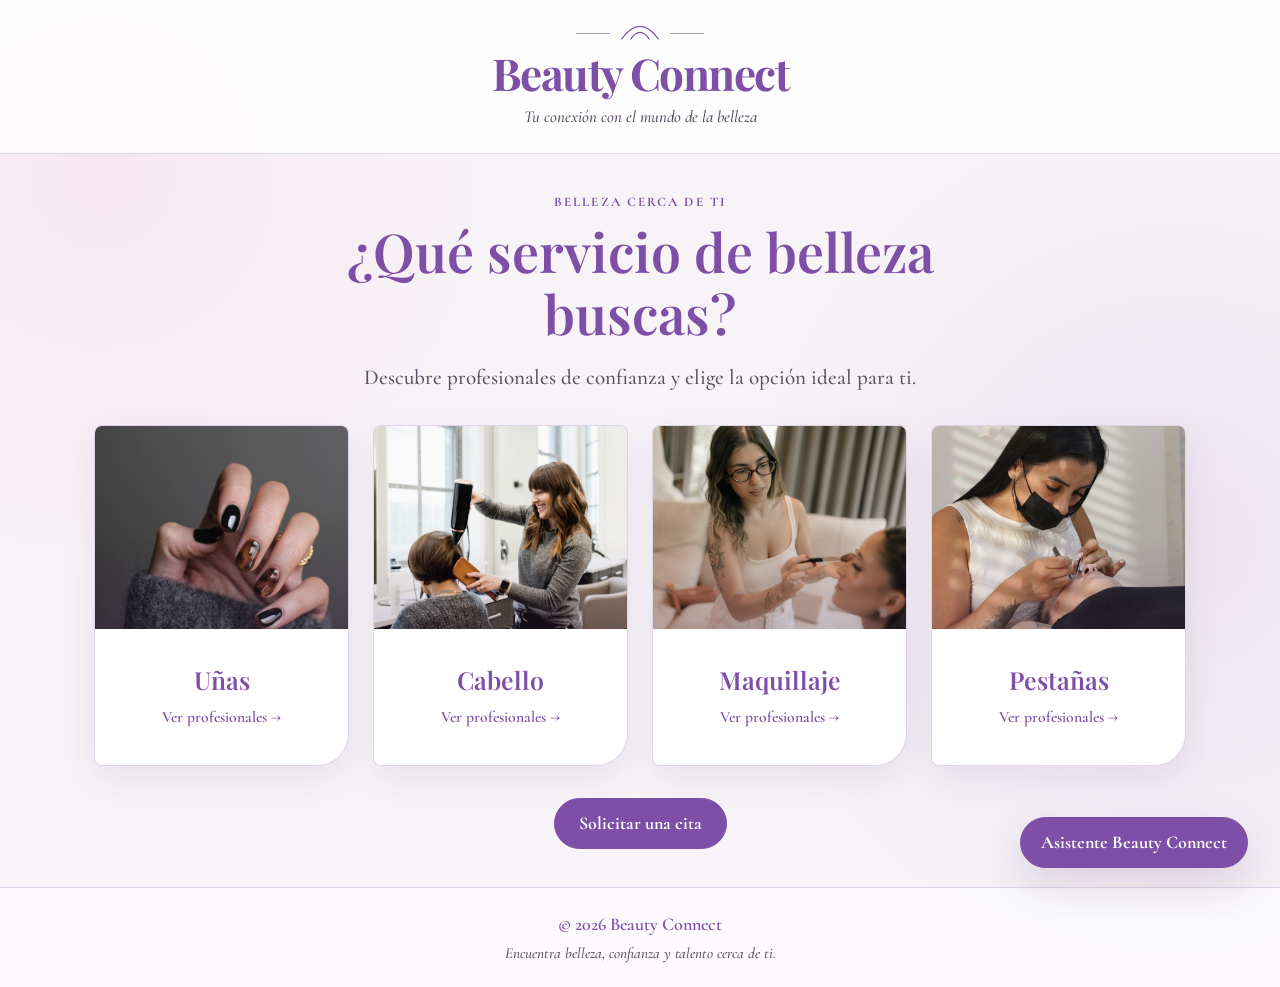
<file: index.html>
<!DOCTYPE html>
<html lang="es">
<head>
    <meta charset="UTF-8">
    <meta name="viewport" content="width=device-width, initial-scale=1.0">
    <title>Beauty Connect — Encuentra profesionales de belleza</title>
    <link rel="icon" type="image/svg+xml" href="assets/images/favicon.svg">

    <link rel="preconnect" href="https://fonts.googleapis.com">
    <link rel="preconnect" href="https://fonts.gstatic.com" crossorigin>
    <link href="https://fonts.googleapis.com/css2?family=Cormorant:ital,wght@0,400;0,500;0,600;0,700;1,500&family=Playfair+Display:wght@600;700&display=swap" rel="stylesheet">
    <link href="https://cdn.jsdelivr.net/npm/bootstrap@5.3.8/dist/css/bootstrap.min.css" rel="stylesheet">
    <link rel="stylesheet" href="style.css">
    <script src="script.js" defer></script>
</head>
<body class="home-page">
    <div class="main-wrapper">
        <header class="site-header">
            <div class="container header-content text-center">
                <div class="brand-mark" aria-hidden="true">
                    <span></span>
                    <svg viewBox="0 0 48 22" focusable="false">
                        <path d="M2 18C10 7 17 3 24 3s14 4 22 15" />
                        <path d="M13 18c4-6 7-8 11-8s7 2 11 8" />
                    </svg>
                    <span></span>
                </div>
                <h1 class="logo mb-1">Beauty Connect</h1>
                <p class="tagline mb-0">Tu conexión con el mundo de la belleza</p>
            </div>
        </header>

        <main id="main-content" class="container app-main">
            <section id="category-view" class="view" aria-labelledby="category-heading">
                <div class="intro text-center mx-auto">
                    <p class="eyebrow mb-2">Belleza cerca de ti</p>
                    <h2 id="category-heading" class="question mb-3" tabindex="-1">¿Qué servicio de belleza buscas?</h2>
                    <p class="intro-copy mb-0">Descubre profesionales de confianza y elige la opción ideal para ti.</p>
                </div>

                <div class="row g-4 justify-content-center cards-container mx-auto">
                    <div class="col-12 col-sm-6 col-lg-3">
                        <button class="category-card-btn" type="button" data-category="Uñas" aria-label="Explorar profesionales de uñas">
                            <span class="category-card card h-100">
                                <span class="category-image-wrap">
                                    <img src="assets/images/category-nails.jpg" class="category-image" alt="Manicura en tonos suaves" width="800" height="640">
                                </span>
                                <span class="card-body text-center">
                                    <span class="category-name">Uñas</span>
                                    <span class="category-action">Ver profesionales <span aria-hidden="true">→</span></span>
                                </span>
                            </span>
                        </button>
                    </div>

                    <div class="col-12 col-sm-6 col-lg-3">
                        <button class="category-card-btn" type="button" data-category="Cabello" aria-label="Explorar profesionales de cabello">
                            <span class="category-card card h-100">
                                <span class="category-image-wrap">
                                    <img src="assets/images/category-hair.jpg" class="category-image" alt="Peinado profesional" width="800" height="640">
                                </span>
                                <span class="card-body text-center">
                                    <span class="category-name">Cabello</span>
                                    <span class="category-action">Ver profesionales <span aria-hidden="true">→</span></span>
                                </span>
                            </span>
                        </button>
                    </div>

                    <div class="col-12 col-sm-6 col-lg-3">
                        <button class="category-card-btn" type="button" data-category="Maquillaje" aria-label="Explorar profesionales de maquillaje">
                            <span class="category-card card h-100">
                                <span class="category-image-wrap">
                                    <img src="assets/images/category-makeup.jpg" class="category-image" alt="Maquillista aplicando maquillaje en el rostro de una clienta" width="800" height="640">
                                </span>
                                <span class="card-body text-center">
                                    <span class="category-name">Maquillaje</span>
                                    <span class="category-action">Ver profesionales <span aria-hidden="true">→</span></span>
                                </span>
                            </span>
                        </button>
                    </div>

                    <div class="col-12 col-sm-6 col-lg-3">
                        <button class="category-card-btn" type="button" data-category="Pestañas" aria-label="Explorar profesionales de pestañas">
                            <span class="category-card card h-100">
                                <span class="category-image-wrap">
                                    <img src="assets/images/category-eyelashes.jpg" class="category-image" alt="Profesional aplicando extensiones de pestañas a una clienta" width="800" height="640">
                                </span>
                                <span class="card-body text-center">
                                    <span class="category-name">Pestañas</span>
                                    <span class="category-action">Ver profesionales <span aria-hidden="true">→</span></span>
                                </span>
                            </span>
                        </button>
                    </div>
                </div>
            </section>

            <section id="professionals-view" class="view d-none" aria-labelledby="selected-category-title">
                <div class="professionals-container mx-auto">
                    <div class="results-header">
                        <button id="back-btn" class="btn-back" type="button">
                            <svg aria-hidden="true" viewBox="0 0 16 16" focusable="false">
                                <path d="M15 8H2M7 3 2 8l5 5" />
                            </svg>
                            Volver a categorías
                        </button>
                        <div class="results-title-wrap">
                            <p class="eyebrow mb-1">Profesionales disponibles</p>
                            <h2 id="selected-category-title" class="results-title mb-0" tabindex="-1"></h2>
                            <p id="selected-category-intro" class="intro-copy mt-3 mb-3"></p>
                            <p id="professionals-count" class="results-count mb-0" hidden></p>
                        </div>
                    </div>

                    <div id="professionals-status" class="visually-hidden" role="status" aria-live="polite" aria-atomic="true"></div>
                    <div id="professionals-grid" class="row g-4 justify-content-center" aria-busy="false"></div>
                </div>
            </section>
            <div class="home-appointment text-center">
                <a class="primary-action" href="solicitar-cita.html">Solicitar una cita</a>
            </div>
        </main>

        <footer class="site-footer text-center mt-auto">
            <div class="container">
                <p class="mb-1">&copy; 2026 Beauty Connect</p>
                <p class="footer-note mb-0">Encuentra belleza, confianza y talento cerca de ti.</p>
            </div>
        </footer>
    </div>

    <script src="chatbot.js"></script>
    <script src="https://cdn.jsdelivr.net/npm/bootstrap@5.3.8/dist/js/bootstrap.bundle.min.js"></script>
</body>
</html>
</file>
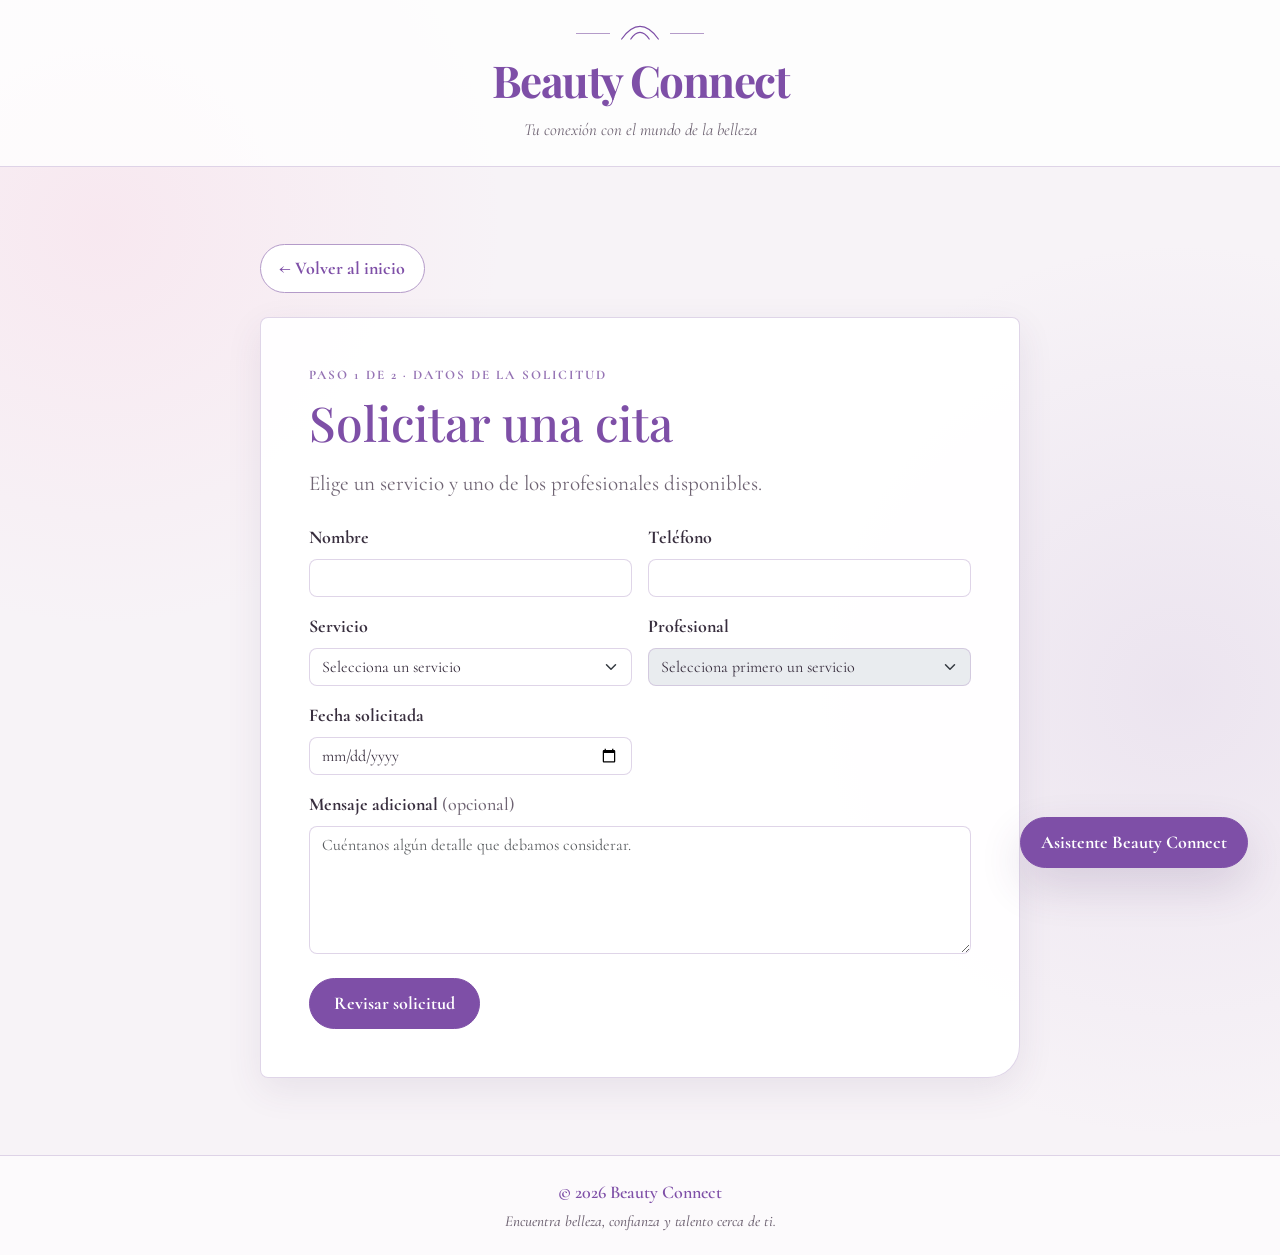
<file: solicitar-cita.html>
<!DOCTYPE html>
<html lang="es">
<head>
    <meta charset="UTF-8">
    <meta name="viewport" content="width=device-width, initial-scale=1.0">
    <title>Solicitar una cita — Beauty Connect</title>
    <link rel="icon" type="image/svg+xml" href="assets/images/favicon.svg">
    <link rel="preconnect" href="https://fonts.googleapis.com">
    <link rel="preconnect" href="https://fonts.gstatic.com" crossorigin>
    <link href="https://fonts.googleapis.com/css2?family=Cormorant:ital,wght@0,400;0,500;0,600;0,700;1,500&amp;family=Playfair+Display:wght@600;700&amp;display=swap" rel="stylesheet">
    <link href="https://cdn.jsdelivr.net/npm/bootstrap@5.3.8/dist/css/bootstrap.min.css" rel="stylesheet">
    <link rel="stylesheet" href="style.css">
    <script src="solicitar-cita.js" defer></script>
</head>
<body>
    <div class="main-wrapper">
        <header class="site-header">
            <div class="container header-content text-center">
                <div class="brand-mark" aria-hidden="true"><span></span><svg viewBox="0 0 48 22" focusable="false"><path d="M2 18C10 7 17 3 24 3s14 4 22 15"/><path d="M13 18c4-6 7-8 11-8s7 2 11 8"/></svg><span></span></div>
                <p class="logo mb-1">Beauty Connect</p>
                <p class="tagline mb-0">Tu conexión con el mundo de la belleza</p>
            </div>
        </header>

        <main class="container app-main">
            <div class="appointment-container mx-auto">
                <a class="btn-back mb-4" href="index.html">← Volver al inicio</a>
                <section id="form-step" class="appointment-panel" aria-labelledby="appointment-title">
                    <p class="eyebrow mb-2">Paso 1 de 2 · Datos de la solicitud</p>
                    <h1 id="appointment-title" class="appointment-title mb-3" tabindex="-1">Solicitar una cita</h1>
                    <p class="intro-copy mb-4">Elige un servicio y uno de los profesionales disponibles.</p>
                    <div id="options-status" class="form-status loading mb-4" role="status" aria-live="polite">Cargando profesionales y servicios…</div>
                    <form id="appointment-form" class="d-none">
                        <div class="row g-3">
                            <div class="col-12 col-md-6"><label class="form-label" for="nombre_cliente">Nombre</label><input class="form-control" id="nombre_cliente" name="nombre_cliente" type="text" maxlength="120" autocomplete="name" required></div>
                            <div class="col-12 col-md-6"><label class="form-label" for="telefono">Teléfono</label><input class="form-control" id="telefono" name="telefono" type="tel" maxlength="30" pattern="\+?[0-9 ()-]{8,30}" autocomplete="tel" required></div>
                            <div class="col-12 col-md-6"><label class="form-label" for="servicio">Servicio</label><select class="form-select" id="servicio" name="servicio" required><option value="">Selecciona un servicio</option></select></div>
                            <div class="col-12 col-md-6"><label class="form-label" for="profesional">Profesional</label><select class="form-select" id="profesional" name="profesional" disabled required><option value="">Selecciona primero un servicio</option></select></div>
                            <div class="col-12 col-md-6"><label class="form-label" for="fecha_solicitada">Fecha solicitada</label><input class="form-control" id="fecha_solicitada" name="fecha_solicitada" type="date" required></div>
                            <div class="col-12"><label class="form-label" for="mensaje">Mensaje adicional <span class="optional-label">(opcional)</span></label><textarea class="form-control" id="mensaje" name="mensaje" maxlength="1000" placeholder="Cuéntanos algún detalle que debamos considerar."></textarea></div>
                            <div class="col-12 pt-2"><button class="primary-action" type="submit">Revisar solicitud</button></div>
                        </div>
                    </form>
                </section>

                <section id="review-step" class="appointment-panel d-none" aria-labelledby="review-title">
                    <p class="eyebrow mb-2">Paso 2 de 2 · Revisión</p>
                    <h1 id="review-title" class="appointment-title mb-3" tabindex="-1">Revisa tu solicitud</h1>
                    <p class="intro-copy mb-4">Confirma que la información sea correcta antes de guardarla.</p>
                    <dl id="review-details" class="review-list"></dl>
                    <div id="submit-status" class="form-status d-none mb-3" role="alert" aria-live="assertive"></div>
                    <div class="appointment-actions"><button id="edit-button" class="secondary-action" type="button">Regresar y corregir</button><button id="confirm-button" class="primary-action" type="button">Confirmar solicitud</button></div>
                </section>

                <section id="confirmation-step" class="appointment-panel confirmation-panel d-none" aria-labelledby="confirmation-title">
                    <div class="confirmation-mark" aria-hidden="true">✓</div>
                    <p class="eyebrow mb-2">Solicitud registrada</p>
                    <h1 id="confirmation-title" class="appointment-title mb-3" tabindex="-1">Recibimos tu solicitud</h1>
                    <p class="intro-copy mb-4">Guarda este folio para darle seguimiento.</p>
                    <div class="confirmation-data"><p class="confirmation-label">Folio</p><p id="confirmation-folio" class="confirmation-folio"></p><p class="confirmation-label">Estado inicial</p><p id="confirmation-status" class="status-badge"></p></div>
                    <a class="primary-action mt-4" href="index.html">Volver al inicio</a>
                </section>
            </div>
        </main>
        <footer class="site-footer text-center mt-auto"><div class="container"><p class="mb-1">&copy; 2026 Beauty Connect</p><p class="footer-note mb-0">Encuentra belleza, confianza y talento cerca de ti.</p></div></footer>
    </div>
    <script src="chatbot.js"></script>
    <script src="https://cdn.jsdelivr.net/npm/bootstrap@5.3.8/dist/js/bootstrap.bundle.min.js"></script>
</body>
</html>
</file>
<file: style.css>
:root {
    --color-primary: #7E4FA7;
    --color-accent: #FAB6CF;
    --color-secondary: #9573B4;
    --color-soft-accent: #B49BC9;
    --color-background: #F7F3F7;
    --color-surface: #FFFFFF;
    --color-text: #382E3E;
    --color-muted: #6F6473;
    --color-border: rgba(180, 155, 201, 0.42);
    --font-heading: "Playfair Display", Georgia, serif;
    --font-body: "Cormorant", Georgia, serif;
    --shadow-soft: 0 12px 36px rgba(80, 51, 103, 0.09);
    --shadow-raised: 0 18px 44px rgba(80, 51, 103, 0.16);
    --transition-duration: 220ms;
}

html,
body {
    min-height: 100%;
}

body {
    margin: 0;
    background:
        radial-gradient(circle at 8% 18%, rgba(250, 182, 207, 0.18), transparent 25rem),
        radial-gradient(circle at 92% 55%, rgba(180, 155, 201, 0.17), transparent 28rem),
        var(--color-background);
    color: var(--color-text);
    font-family: var(--font-body);
    font-size: 1.125rem;
}

button,
input,
textarea,
select {
    font: inherit;
}

.main-wrapper {
    display: flex;
    min-height: 100vh;
    flex-direction: column;
}

.site-header {
    border-bottom: 1px solid var(--color-border);
    background-color: rgba(255, 255, 255, 0.82);
}

.header-content {
    padding-block: 1.5rem;
}

.brand-mark {
    display: flex;
    width: 8rem;
    margin: 0 auto 0.3rem;
    align-items: center;
    gap: 0.65rem;
}

.brand-mark span {
    width: 100%;
    height: 1px;
    background-color: var(--color-soft-accent);
}

.brand-mark svg {
    width: 2.5rem;
    flex: 0 0 auto;
    fill: none;
    stroke: var(--color-primary);
    stroke-linecap: round;
    stroke-width: 1.5;
}

.logo,
.question,
.results-title,
.category-name,
.professional-name {
    color: var(--color-primary);
    font-family: var(--font-heading);
}

.logo {
    font-size: clamp(2rem, 4vw, 2.75rem);
    font-weight: 700;
    letter-spacing: -0.035em;
}

.tagline,
.intro-copy,
.footer-note,
.professional-zone {
    color: var(--color-muted);
}

.tagline {
    font-size: 1.05rem;
    font-style: italic;
}

.app-main {
    width: 100%;
    padding-block: clamp(2.75rem, 6vw, 5rem);
}

.intro {
    max-width: 43rem;
    margin-bottom: clamp(2.25rem, 5vw, 3.75rem);
}

.eyebrow {
    color: var(--color-secondary);
    font-size: 0.82rem;
    font-weight: 700;
    letter-spacing: 0.16em;
    text-transform: uppercase;
}

.question {
    font-size: clamp(2rem, 5vw, 3.35rem);
    font-weight: 600;
    line-height: 1.16;
}

.intro-copy {
    font-size: clamp(1.15rem, 2vw, 1.32rem);
    line-height: 1.55;
}

.home-page,
body:has(.profile-container) {
    --color-muted: #594D60;
}

.home-page .app-main {
    padding-block: clamp(1.5rem, 3vw, 2.5rem);
}

.home-page .intro {
    margin-bottom: clamp(1.5rem, 3vw, 2rem);
}

.home-page .eyebrow,
.home-page .category-action,
.home-page .professional-card-link:hover .professional-profile-hint,
.profile-container .eyebrow,
.home-page .chatbot-message-assistant .chatbot-message-author,
body:has(.profile-container) .chatbot-message-assistant .chatbot-message-author {
    color: var(--color-primary);
}

.home-page .tagline,
.home-page .intro-copy,
.home-page .footer-note,
.home-page .professional-zone,
body:has(.profile-container) .tagline,
body:has(.profile-container) .footer-note,
.profile-description,
.profile-detail,
.profile-service-description,
.profile-services-note {
    font-weight: 500;
}

.home-page .primary-action:hover,
.home-page .chatbot-toggle:hover,
.home-page .chatbot-send:hover,
body:has(.profile-container) .whatsapp-button:hover,
body:has(.profile-container) .chatbot-toggle:hover,
body:has(.profile-container) .chatbot-send:hover {
    border-color: #69408E;
    background: #69408E;
}

.home-appointment {
    margin-top: clamp(1.5rem, 3vw, 2rem);
}

.cards-container,
.professionals-container {
    max-width: 1140px;
}

.category-card-btn {
    display: block;
    width: 100%;
    height: 100%;
    padding: 0;
    border: 0;
    background: transparent;
    color: inherit;
    text-align: left;
}

.category-card {
    overflow: hidden;
    border: 1px solid var(--color-border);
    border-radius: 0.5rem 0.5rem 2rem 0.5rem;
    background-color: var(--color-surface);
    box-shadow: var(--shadow-soft);
    transition: transform var(--transition-duration) ease, box-shadow var(--transition-duration) ease, border-color var(--transition-duration) ease;
}

.category-image-wrap {
    position: relative;
    display: block;
    overflow: hidden;
    aspect-ratio: 5 / 4;
    background-color: rgba(180, 155, 201, 0.2);
}

.category-image-wrap::after {
    position: absolute;
    inset: 0;
    background: linear-gradient(180deg, transparent 55%, rgba(76, 46, 96, 0.2));
    content: "";
    pointer-events: none;
}

.category-image {
    display: block;
    width: 100%;
    height: 100%;
    object-fit: cover;
    filter: saturate(0.78) contrast(0.96);
    transition: transform 360ms ease, filter var(--transition-duration) ease;
}

.category-card .card-body {
    display: flex;
    min-height: 8.5rem;
    padding: 1.4rem 1.15rem 1.55rem;
    flex-direction: column;
    justify-content: center;
}

.category-name {
    display: block;
    font-size: 1.55rem;
    font-weight: 600;
}

.category-action {
    display: block;
    margin-top: 0.45rem;
    color: var(--color-secondary);
    font-size: 0.98rem;
    font-weight: 600;
}

.category-card-btn:hover .category-card {
    border-color: var(--color-soft-accent);
    box-shadow: var(--shadow-raised);
    transform: translateY(-5px);
}

.category-card-btn:hover .category-image {
    filter: saturate(0.9) contrast(1);
    transform: scale(1.035);
}

.category-card-btn:focus-visible,
.professional-card-link:focus-visible,
.whatsapp-button:focus-visible,
.btn-back:focus-visible,
.state-action:focus-visible {
    outline: 3px solid var(--color-accent);
    outline-offset: 4px;
}

.results-header {
    display: flex;
    margin-bottom: 2.25rem;
    align-items: stretch;
    flex-direction: column;
    gap: 1.5rem;
}

.results-title-wrap {
    width: 100%;
    max-width: 43rem;
    margin-inline: auto;
    text-align: center;
}

.results-header > .btn-back {
    align-self: flex-start;
}

.results-count {
    display: inline-block;
    padding: 0.35rem 0.85rem;
    border: 1px solid var(--color-soft-accent);
    border-radius: 999px;
    background-color: rgba(180, 155, 201, 0.12);
    color: var(--color-primary);
    font-size: 1rem;
    font-weight: 700;
}

.results-count[hidden] {
    display: none;
}

.results-title {
    font-size: clamp(2rem, 4vw, 3rem);
    font-weight: 600;
}

.btn-back,
.state-action {
    display: inline-flex;
    border: 1px solid var(--color-soft-accent);
    border-radius: 999px;
    align-items: center;
    justify-content: center;
    gap: 0.65rem;
    background-color: var(--color-surface);
    color: var(--color-primary);
    font-weight: 700;
    text-decoration: none;
    transition: background-color var(--transition-duration) ease, border-color var(--transition-duration) ease, color var(--transition-duration) ease, transform var(--transition-duration) ease;
}

.btn-back {
    padding: 0.62rem 1.15rem;
}

.btn-back svg {
    width: 1rem;
    fill: none;
    stroke: currentColor;
    stroke-linecap: round;
    stroke-linejoin: round;
    stroke-width: 1.4;
}

.btn-back:hover,
.state-action:hover {
    border-color: var(--color-primary);
    background-color: var(--color-primary);
    color: var(--color-surface);
}

.btn-back:hover {
    transform: translateX(-2px);
}

.professional-card {
    overflow: hidden;
    height: 100%;
    border: 1px solid var(--color-border);
    border-radius: 0.5rem 0.5rem 1.75rem 0.5rem;
    background-color: var(--color-surface);
    box-shadow: var(--shadow-soft);
    transition: transform var(--transition-duration) ease, box-shadow var(--transition-duration) ease, border-color var(--transition-duration) ease;
}

.professional-card-link {
    display: block;
    height: 100%;
    color: inherit;
    text-decoration: none;
}

.professional-card-link:hover .professional-card {
    border-color: var(--color-soft-accent);
    box-shadow: var(--shadow-raised);
    transform: translateY(-3px);
}

.professional-image-wrap {
    position: relative;
    overflow: hidden;
    aspect-ratio: 16 / 10;
    background-color: rgba(180, 155, 201, 0.2);
}

.professional-image {
    width: 100%;
    height: 100%;
    object-fit: cover;
}

.verified-badge {
    position: absolute;
    right: 0.8rem;
    bottom: 0.8rem;
    display: inline-flex;
    padding: 0.35rem 0.7rem;
    border: 1px solid rgba(255, 255, 255, 0.7);
    border-radius: 999px;
    align-items: center;
    gap: 0.35rem;
    background-color: rgba(126, 79, 167, 0.94);
    color: var(--color-surface);
    font-size: 0.8rem;
    font-weight: 700;
}

.verified-badge svg {
    width: 0.85rem;
    height: 0.85rem;
    fill: currentColor;
}

.professional-card .card-body {
    padding: 1.4rem;
}

.professional-name {
    font-size: 1.4rem;
    font-weight: 600;
}

.professional-zone {
    display: flex;
    margin-bottom: 1.15rem;
    align-items: center;
    gap: 0.45rem;
    font-size: 1rem;
}

.professional-zone svg {
    width: 0.9rem;
    flex-shrink: 0;
    fill: var(--color-secondary);
}

.price-label {
    display: inline-block;
    padding: 0.38rem 0.8rem;
    border-radius: 999px;
    background-color: rgba(250, 182, 207, 0.55);
    color: #67404F;
    font-size: 1rem;
    font-weight: 700;
}

.professional-card-footer {
    display: flex;
    align-items: center;
    justify-content: space-between;
    gap: 1rem;
}

.professional-profile-hint {
    flex: 0 0 auto;
    color: var(--color-primary);
    font-weight: 700;
    transition: color var(--transition-duration) ease, transform var(--transition-duration) ease;
}

.professional-card-link:hover .professional-profile-hint {
    color: var(--color-secondary);
    transform: translateX(2px);
}

.profile-container {
    max-width: 960px;
}

.appointment-container {
    max-width: 760px;
}

.appointment-panel {
    padding: clamp(1.5rem, 5vw, 3rem);
    border: 1px solid var(--color-border);
    border-radius: 0.5rem 0.5rem 2rem 0.5rem;
    background: rgba(255, 255, 255, 0.94);
    box-shadow: var(--shadow-soft);
}

.appointment-title {
    color: var(--color-primary);
    font-family: var(--font-heading);
    font-size: clamp(2rem, 5vw, 3rem);
}

.form-label {
    color: var(--color-text);
    font-weight: 700;
}

.optional-label {
    color: var(--color-muted);
    font-weight: 500;
}

.form-control,
.form-select {
    border-color: var(--color-border);
    border-radius: 0.5rem;
    background-color: #fff;
    color: var(--color-text);
}

.form-control:focus,
.form-select:focus {
    border-color: var(--color-secondary);
    box-shadow: 0 0 0 0.25rem rgba(149, 115, 180, 0.18);
}

textarea.form-control {
    min-height: 8rem;
    resize: vertical;
}

.primary-action,
.secondary-action {
    display: inline-flex;
    min-height: 2.8rem;
    padding: 0.7rem 1.5rem;
    align-items: center;
    justify-content: center;
    border-radius: 999px;
    font-weight: 700;
    text-decoration: none;
}

.primary-action {
    border: 1px solid var(--color-primary);
    background: var(--color-primary);
    color: #fff;
}

.primary-action:hover {
    border-color: var(--color-secondary);
    background: var(--color-secondary);
    color: #fff;
}

.secondary-action {
    border: 1px solid var(--color-soft-accent);
    background: #fff;
    color: var(--color-primary);
}

.secondary-action:hover {
    border-color: var(--color-primary);
    background: rgba(180, 155, 201, 0.12);
}

.primary-action:focus-visible,
.secondary-action:focus-visible {
    outline: 3px solid var(--color-accent);
    outline-offset: 4px;
}

.primary-action:disabled,
.secondary-action:disabled {
    opacity: 0.65;
}

.form-status {
    padding: 0.9rem 1rem;
    border-radius: 0.5rem;
    font-weight: 700;
}

.form-status.loading {
    border: 1px solid var(--color-border);
    background: rgba(180, 155, 201, 0.12);
    color: var(--color-primary);
}

.form-status.error {
    border: 1px solid #b95066;
    background: #fff1f4;
    color: #7b2438;
}

.review-list {
    display: grid;
    grid-template-columns: repeat(2, minmax(0, 1fr));
    margin-bottom: 2rem;
    gap: 1rem;
}

.review-list div {
    padding: 1rem;
    border: 1px solid var(--color-border);
    border-radius: 0.5rem;
    background: var(--color-background);
}

.review-list dt,
.confirmation-label {
    color: var(--color-muted);
    font-size: 0.95rem;
    font-weight: 600;
}

.review-list dd {
    margin: 0.25rem 0 0;
    color: var(--color-text);
    font-size: 1.15rem;
    font-weight: 700;
    overflow-wrap: anywhere;
}

.appointment-actions {
    display: flex;
    flex-wrap: wrap;
    gap: 0.75rem;
}

.confirmation-panel {
    text-align: center;
}

.confirmation-mark {
    display: grid;
    width: 4rem;
    height: 4rem;
    margin: 0 auto 1.25rem;
    place-items: center;
    border-radius: 50%;
    background: rgba(250, 182, 207, 0.45);
    color: var(--color-primary);
    font-family: var(--font-heading);
    font-size: 2rem;
}

.confirmation-data {
    padding: 1.5rem;
    border: 1px solid var(--color-border);
    border-radius: 0.5rem;
    background: var(--color-background);
}

.confirmation-label {
    margin-bottom: 0.25rem;
}

.confirmation-folio {
    margin-bottom: 1.25rem;
    color: var(--color-primary);
    font-family: var(--font-heading);
    font-size: clamp(1.7rem, 5vw, 2.4rem);
    font-weight: 700;
    letter-spacing: 0.05em;
    overflow-wrap: anywhere;
}

.status-badge {
    display: inline-block;
    margin: 0;
    padding: 0.45rem 0.9rem;
    border-radius: 999px;
    background: var(--color-accent);
    color: var(--color-primary);
    font-weight: 700;
}

.profile-panel {
    overflow: hidden;
    border: 1px solid var(--color-border);
    border-radius: 0.5rem 0.5rem 2rem 0.5rem;
    background-color: var(--color-surface);
    box-shadow: var(--shadow-soft);
}

.profile-image-wrap {
    position: relative;
    min-height: 100%;
    background-color: rgba(180, 155, 201, 0.2);
}

.profile-image {
    display: block;
    width: 100%;
    height: 100%;
    min-height: 24rem;
    object-fit: cover;
}

.profile-content {
    display: flex;
    min-height: 100%;
    padding: clamp(2rem, 5vw, 3.5rem);
    flex-direction: column;
    justify-content: center;
}

.profile-title {
    color: var(--color-primary);
    font-family: var(--font-heading);
    font-size: clamp(2rem, 5vw, 3.25rem);
    line-height: 1.15;
}

.profile-description {
    color: var(--color-muted);
    font-size: 1.2rem;
    line-height: 1.55;
}

.profile-details {
    display: flex;
    margin-bottom: 1.5rem;
    flex-wrap: wrap;
    gap: 0.75rem;
}

.profile-detail {
    padding: 0.38rem 0.8rem;
    border: 1px solid var(--color-border);
    border-radius: 999px;
    color: var(--color-muted);
}

.profile-services {
    padding: clamp(1.25rem, 4vw, 2.5rem);
    border-top: 1px solid var(--color-soft-accent);
    background-color: var(--color-background);
}

.profile-services-title {
    margin-bottom: 0.5rem;
    color: var(--color-primary);
    font-family: var(--font-heading);
    font-size: clamp(1.5rem, 3vw, 2rem);
}

.profile-services-intro {
    margin-bottom: 1.5rem;
    color: var(--color-muted);
}

.profile-services-list {
    display: grid;
    grid-template-columns: repeat(auto-fit, minmax(min(100%, 15rem), 1fr));
    gap: 1rem;
}

.profile-service {
    display: flex;
    min-width: 0;
    padding: 1.25rem;
    border-left: 3px solid var(--color-soft-accent);
    flex-direction: column;
    background-color: rgba(180, 155, 201, 0.08);
    overflow-wrap: anywhere;
}

.profile-service-name {
    margin-bottom: 0.75rem;
    color: var(--color-primary);
    font-family: var(--font-heading);
    font-size: 1.25rem;
}

.profile-service-description {
    margin-bottom: 1rem;
    color: var(--color-muted);
    line-height: 1.45;
}

.profile-service-details {
    margin-top: auto;
}

.profile-service-duration {
    margin-bottom: 0.65rem;
    font-size: 1rem;
}

.profile-service .price-label {
    display: block;
    padding: 0;
    border-radius: 0;
    background: none;
}

.profile-services-note {
    margin: 1.25rem 0 0;
    color: var(--color-muted);
    font-size: 1rem;
    font-style: italic;
}

.whatsapp-button {
    display: inline-flex;
    align-self: flex-start;
    padding: 0.75rem 1.35rem;
    border: 1px solid var(--color-primary);
    border-radius: 999px;
    align-items: center;
    background-color: var(--color-primary);
    color: var(--color-surface);
    font-weight: 700;
    text-decoration: none;
    transition: background-color var(--transition-duration) ease, transform var(--transition-duration) ease;
}

.whatsapp-button:hover {
    background-color: var(--color-secondary);
    color: var(--color-surface);
    transform: translateY(-2px);
}

.whatsapp-error {
    margin: 0;
    color: #8A3447;
    font-weight: 700;
}

.state-panel {
    max-width: 44rem;
    margin: 1rem auto 0;
    padding: clamp(2rem, 5vw, 3.5rem);
    border: 1px solid var(--color-border);
    border-radius: 0.5rem 0.5rem 2rem 0.5rem;
    background-color: rgba(255, 255, 255, 0.9);
    box-shadow: var(--shadow-soft);
    text-align: center;
}

.state-ornament {
    width: 3rem;
    height: 1px;
    margin: 0 auto 1.25rem;
    background-color: var(--color-accent);
}

.state-title {
    margin-bottom: 0.75rem;
    color: var(--color-primary);
    font-family: var(--font-heading);
    font-size: 1.5rem;
}

.state-copy {
    margin-bottom: 0;
    color: var(--color-muted);
}

.state-action {
    margin-top: 1.35rem;
    padding: 0.62rem 1.2rem;
}

.loading-mark {
    width: 2rem;
    height: 2rem;
    margin: 0 auto 1.25rem;
    border: 2px solid var(--color-border);
    border-top-color: var(--color-primary);
    border-radius: 50%;
    animation: spin 800ms linear infinite;
}

.site-footer {
    padding-block: 1.4rem;
    border-top: 1px solid var(--color-border);
    background-color: rgba(255, 255, 255, 0.65);
    color: var(--color-primary);
    font-weight: 600;
}

.footer-note {
    font-size: 0.95rem;
    font-style: italic;
    font-weight: 500;
}

.view:not(.d-none) {
    animation: view-in 320ms ease both;
}

@keyframes view-in {
    from {
        opacity: 0;
        transform: translateY(8px);
    }
    to {
        opacity: 1;
        transform: translateY(0);
    }
}

@keyframes spin {
    to {
        transform: rotate(360deg);
    }
}

@media (max-width: 575.98px) {

    .review-list {
        grid-template-columns: 1fr;
    }

    .appointment-actions > * {
        width: 100%;
    }
    body {
        font-size: 1.05rem;
    }

    .header-content {
        padding-block: 1.15rem;
    }

    .app-main {
        padding-block: 2.4rem;
    }

    .cards-container {
        max-width: 24rem;
    }

    .btn-back {
        align-self: flex-start;
    }

    .profile-image {
        min-height: 18rem;
        max-height: 24rem;
    }
}

@media (prefers-reduced-motion: reduce) {
    *,
    *::before,
    *::after {
        scroll-behavior: auto;
        transition-duration: 0.01ms;
        animation-duration: 0.01ms;
        animation-iteration-count: 1;
    }
}

.chatbot-widget {
    position: fixed;
    right: clamp(1rem, 3vw, 2rem);
    bottom: clamp(1rem, 3vw, 2rem);
    z-index: 1080;
    display: flex;
    align-items: flex-end;
    flex-direction: column;
    gap: 0.75rem;
    font-family: var(--font-body);
}

.chatbot-toggle,
.chatbot-send {
    border: 1px solid var(--color-primary);
    border-radius: 999px;
    background: var(--color-primary);
    color: var(--color-surface);
    font-weight: 700;
    box-shadow: var(--shadow-raised);
}

.chatbot-toggle {
    min-height: 3rem;
    padding: 0.7rem 1.25rem;
}

.chatbot-toggle:hover,
.chatbot-send:hover {
    border-color: var(--color-secondary);
    background: var(--color-secondary);
}

.chatbot-toggle:focus-visible,
.chatbot-close:focus-visible,
.chatbot-input:focus-visible,
.chatbot-send:focus-visible {
    outline: 3px solid var(--color-accent);
    outline-offset: 3px;
}

.chatbot-panel {
    display: flex;
    overflow: hidden;
    width: min(24rem, calc(100vw - 2rem));
    height: min(34rem, calc(100vh - 7rem));
    min-height: 24rem;
    border: 1px solid var(--color-border);
    border-radius: 0.75rem 0.75rem 1.5rem 0.75rem;
    flex-direction: column;
    background: var(--color-surface);
    box-shadow: 0 20px 60px rgba(80, 51, 103, 0.24);
}

.chatbot-panel[hidden] {
    display: none;
}

.chatbot-header {
    display: flex;
    padding: 1rem 1.1rem;
    align-items: flex-start;
    justify-content: space-between;
    gap: 1rem;
    border-bottom: 1px solid var(--color-border);
    background: var(--color-primary);
}

.chatbot-eyebrow {
    margin: 0 0 0.15rem;
    color: var(--color-surface);
    font-size: 0.78rem;
    font-weight: 700;
    letter-spacing: 0.08em;
    text-transform: uppercase;
}

.chatbot-title {
    margin: 0;
    color: var(--color-surface);
    font-family: var(--font-heading);
    font-size: 1.25rem;
}

.chatbot-close {
    width: 2.25rem;
    height: 2.25rem;
    padding: 0;
    border: 1px solid transparent;
    border-radius: 50%;
    background: transparent;
    color: var(--color-surface);
    font-size: 1.75rem;
    line-height: 1;
}

.chatbot-close:hover {
    border-color: var(--color-soft-accent);
    background: rgba(0, 0, 0, 0.12);
}

.chatbot-history {
    display: flex;
    overflow-y: auto;
    padding: 1rem;
    flex: 1 1 auto;
    flex-direction: column;
    gap: 0.75rem;
    background: #F2EDF7;
}

.chatbot-message {
    max-width: 88%;
    padding: 0.7rem 0.85rem;
    border-radius: 0.75rem;
}

.chatbot-message-assistant {
    align-self: flex-start;
    border: 1px solid var(--color-soft-accent);
    border-bottom-left-radius: 0.2rem;
    background: var(--color-surface);
}

.chatbot-message-user {
    align-self: flex-end;
    border-bottom-right-radius: 0.2rem;
    background: var(--color-primary);
    color: var(--color-surface);
}

.chatbot-message-author {
    display: block;
    margin-bottom: 0.15rem;
    font-size: 0.78rem;
    font-weight: 700;
}

.chatbot-message-assistant .chatbot-message-author {
    color: var(--color-secondary);
}

.chatbot-message p {
    margin: 0;
    font-size: 1rem;
    line-height: 1.35;
    white-space: pre-wrap;
    overflow-wrap: anywhere;
}

.chatbot-status {
    min-height: 1.6rem;
    margin: 0;
    padding: 0.3rem 1rem 0;
    color: var(--color-muted);
    font-size: 0.85rem;
}

.chatbot-status-error {
    color: #7b2438;
    font-weight: 700;
}

.chatbot-form {
    padding: 0.6rem 1rem 1rem;
    background: var(--color-surface);
}

.chatbot-input-row {
    display: flex;
    align-items: flex-end;
    gap: 0.5rem;
}

.chatbot-input {
    min-height: 3rem;
    max-height: 7rem;
    padding: 0.65rem 0.75rem;
    border: 1px solid var(--color-border);
    border-radius: 0.6rem;
    flex: 1 1 auto;
    resize: vertical;
    color: var(--color-text);
}

.chatbot-send {
    min-height: 3rem;
    padding: 0.6rem 0.9rem;
    box-shadow: none;
}

.chatbot-input:disabled,
.chatbot-send:disabled {
    opacity: 0.65;
}

@media (max-width: 575.98px) {
    .chatbot-widget {
        right: 0.75rem;
        bottom: 0.75rem;
        left: 0.75rem;
    }

    .chatbot-panel {
        width: 100%;
        height: min(32rem, calc(100vh - 6rem));
    }

    .chatbot-toggle {
        align-self: flex-end;
    }
}
</file>
